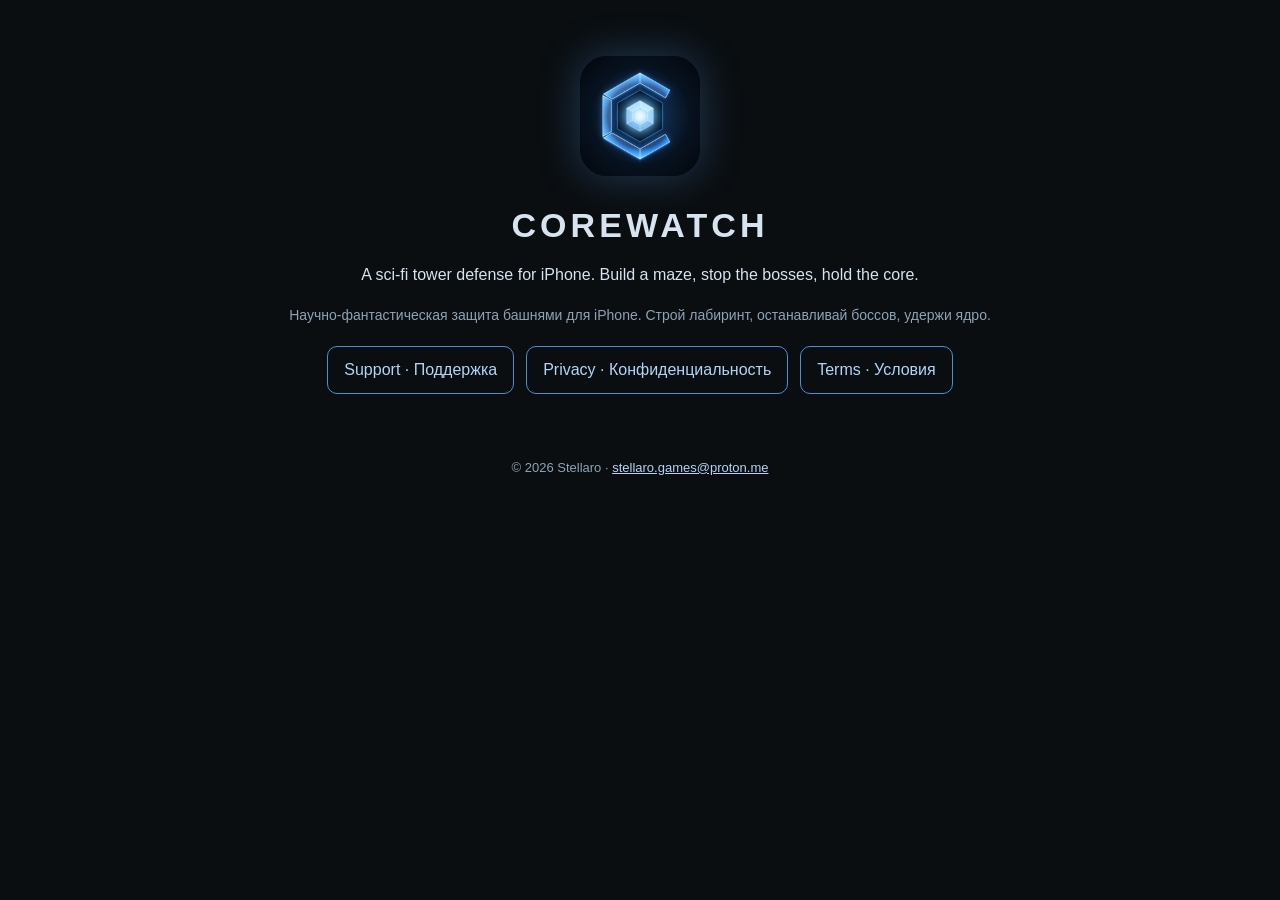
<file: index.html>
<!doctype html>
<html lang="en">
<head>
<meta charset="utf-8">
<meta name="viewport" content="width=device-width, initial-scale=1">
<title>Corewatch</title>
<meta name="description" content="Corewatch — a sci-fi tower defense for iPhone by Stellaro.">
<link rel="icon" href="icon.png">
<link rel="stylesheet" href="style.css">
</head>
<body>
<main>
<div class="hero">
  <img src="icon.png" alt="Corewatch icon">
  <h1>Corewatch</h1>
  <p lang="en">A sci-fi tower defense for iPhone. Build a maze, stop the bosses, hold the core.</p>
  <p lang="ru" class="muted">Научно-фантастическая защита башнями для iPhone. Строй лабиринт, останавливай боссов, удержи ядро.</p>
  <div class="links">
    <a href="support.html">Support · Поддержка</a>
    <a href="privacy.html">Privacy · Конфиденциальность</a>
    <a href="terms.html">Terms · Условия</a>
  </div>
</div>
<footer>© 2026 Stellaro · <a href="mailto:stellaro.games@proton.me">stellaro.games@proton.me</a></footer>
</main>
</body>
</html>
</file>
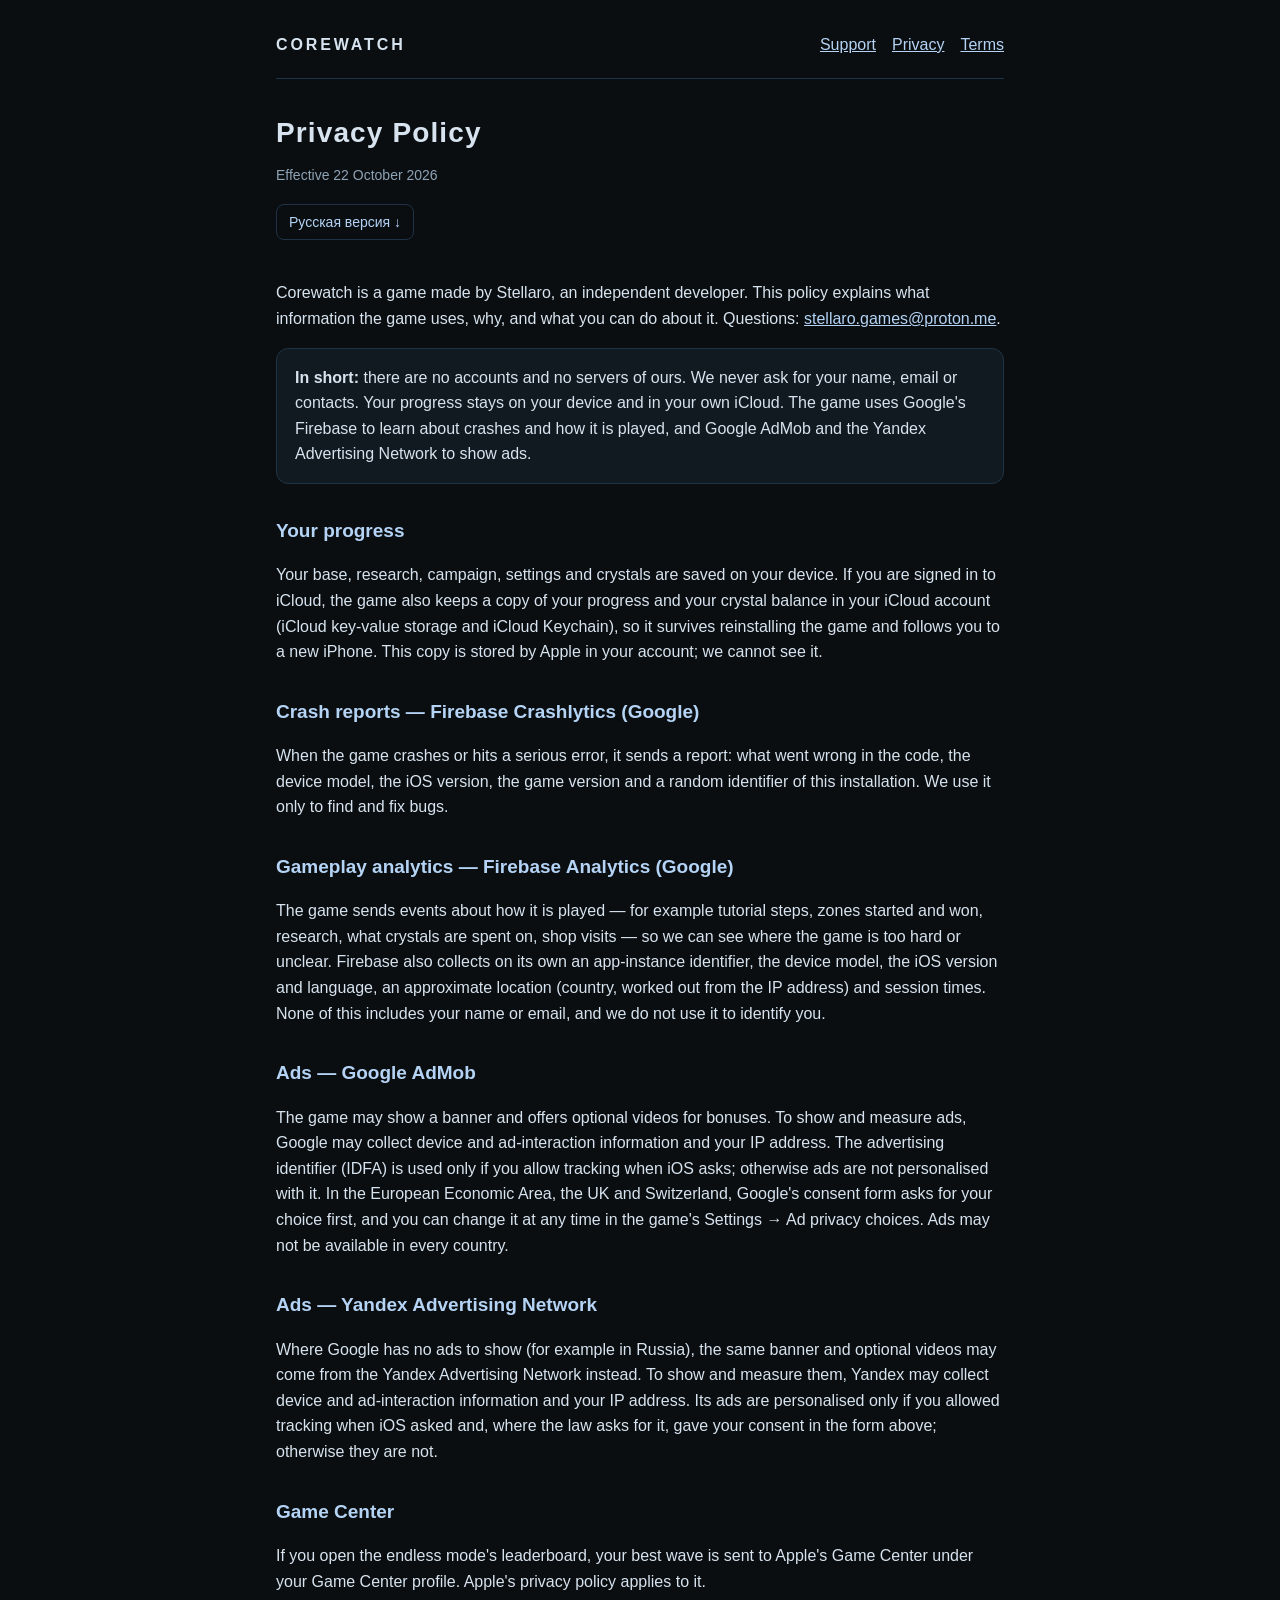
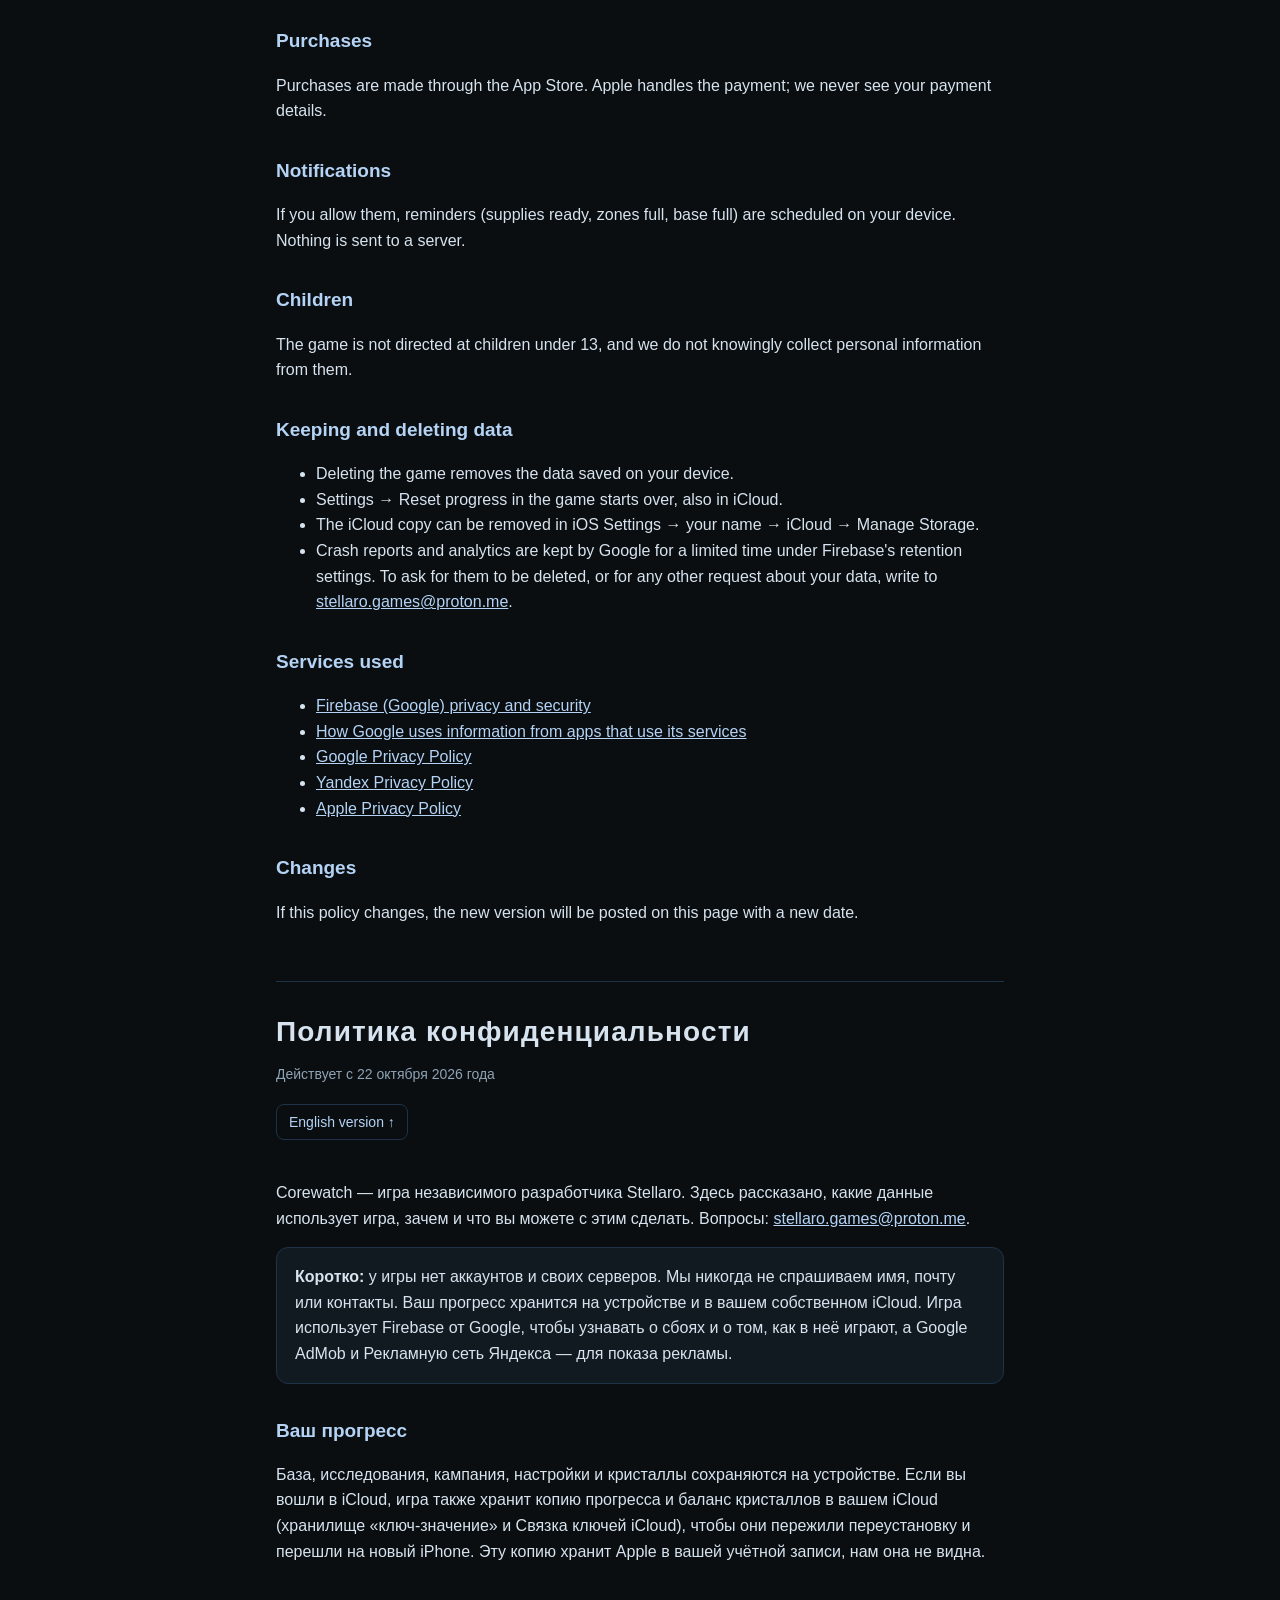
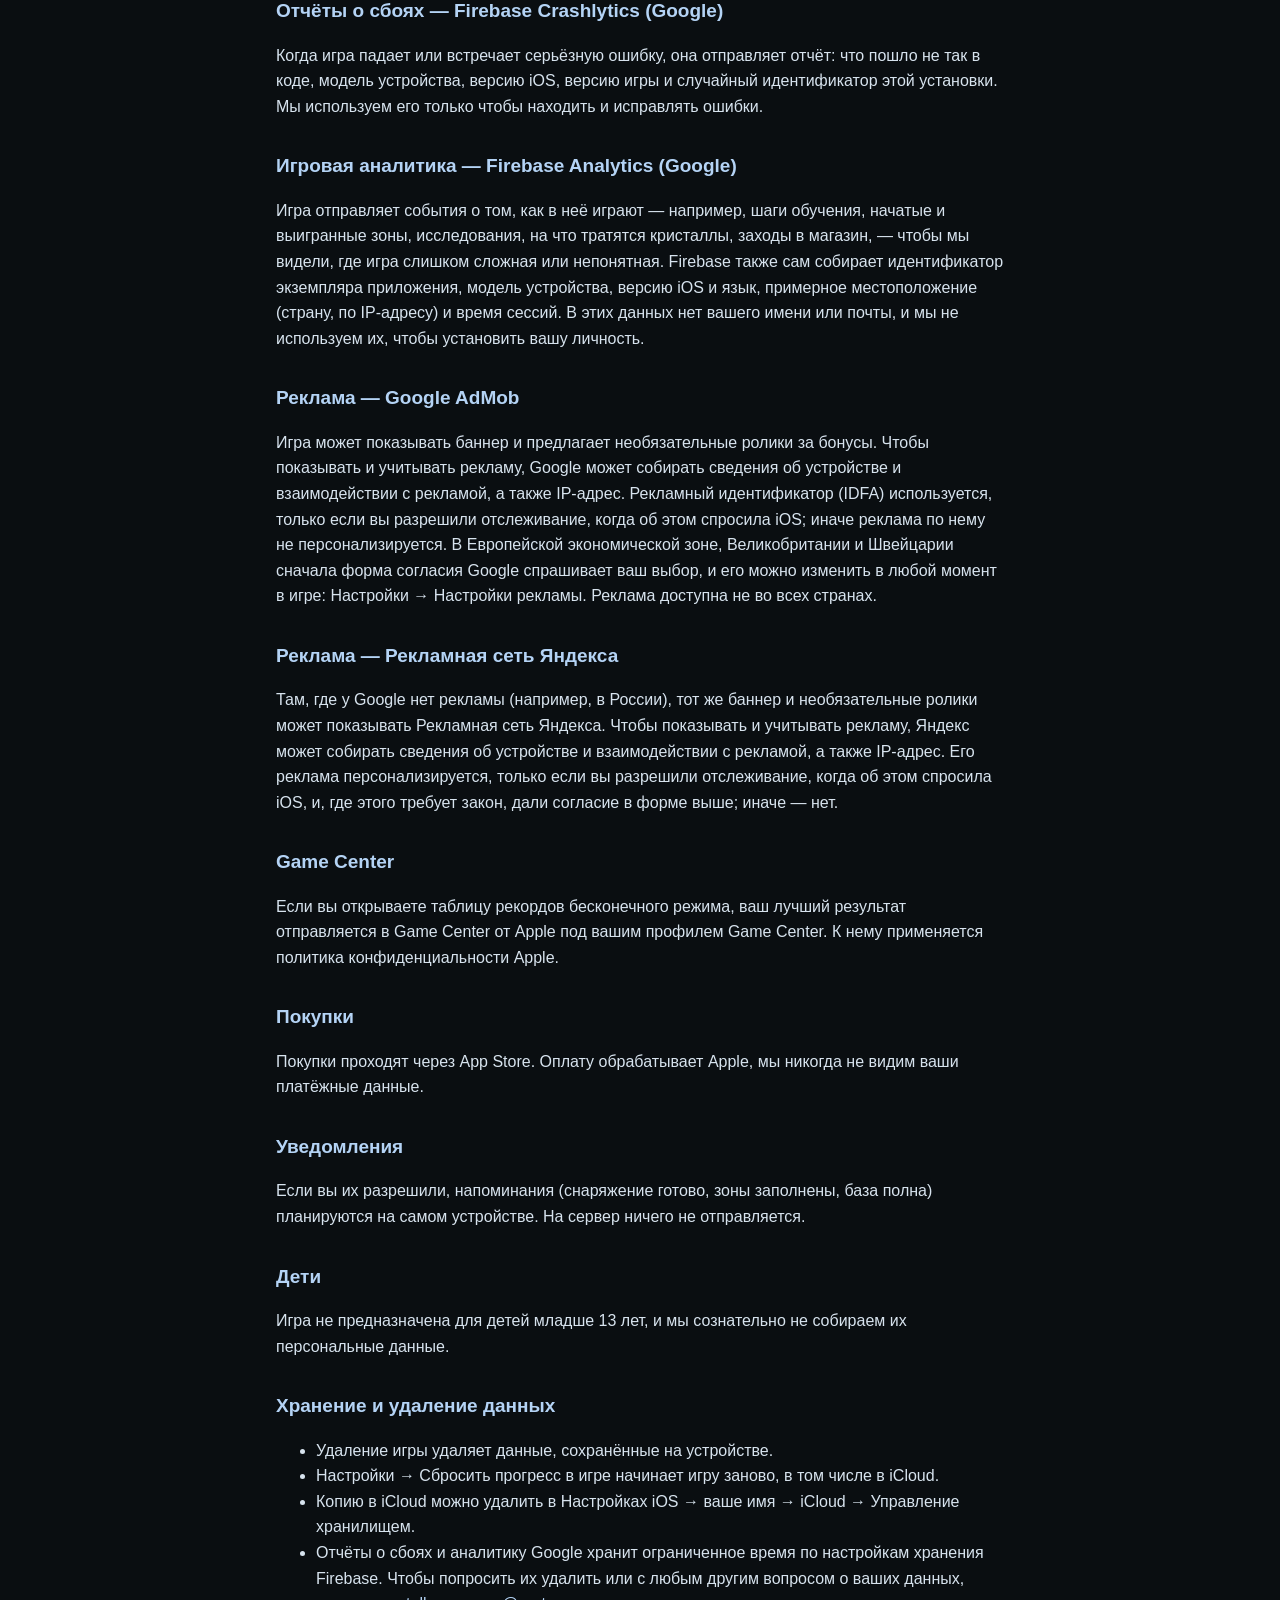
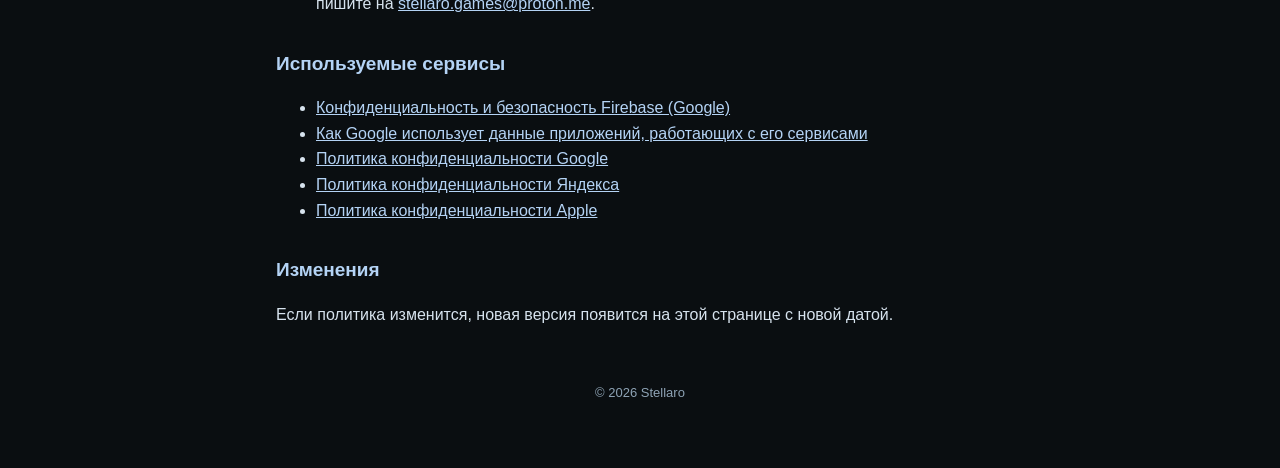
<file: privacy.html>
<!doctype html>
<html lang="en">
<head>
<meta charset="utf-8">
<meta name="viewport" content="width=device-width, initial-scale=1">
<title>Corewatch · Privacy Policy</title>
<link rel="stylesheet" href="style.css">
</head>
<body>
<main>
<header class="top">
  <a class="home" href="./">Corewatch</a>
  <nav><a href="support.html">Support</a><a href="privacy.html">Privacy</a><a href="terms.html">Terms</a></nav>
</header>

<section class="part" id="en" lang="en">
<h1>Privacy Policy</h1>
<p class="muted">Effective 22 October 2026</p>
<a class="lang" href="#ru">Русская версия ↓</a>

<p>Corewatch is a game made by Stellaro, an independent developer. This policy explains what information the game uses, why, and what you can do about it. Questions: <a href="mailto:stellaro.games@proton.me">stellaro.games@proton.me</a>.</p>

<div class="card">
<strong>In short:</strong> there are no accounts and no servers of ours. We never ask for your name, email or contacts. Your progress stays on your device and in your own iCloud. The game uses Google's Firebase to learn about crashes and how it is played, and Google AdMob and the Yandex Advertising Network to show ads.
</div>

<h2>Your progress</h2>
<p>Your base, research, campaign, settings and crystals are saved on your device. If you are signed in to iCloud, the game also keeps a copy of your progress and your crystal balance in your iCloud account (iCloud key-value storage and iCloud Keychain), so it survives reinstalling the game and follows you to a new iPhone. This copy is stored by Apple in your account; we cannot see it.</p>

<h2>Crash reports — Firebase Crashlytics (Google)</h2>
<p>When the game crashes or hits a serious error, it sends a report: what went wrong in the code, the device model, the iOS version, the game version and a random identifier of this installation. We use it only to find and fix bugs.</p>

<h2>Gameplay analytics — Firebase Analytics (Google)</h2>
<p>The game sends events about how it is played — for example tutorial steps, zones started and won, research, what crystals are spent on, shop visits — so we can see where the game is too hard or unclear. Firebase also collects on its own an app-instance identifier, the device model, the iOS version and language, an approximate location (country, worked out from the IP address) and session times. None of this includes your name or email, and we do not use it to identify you.</p>

<h2>Ads — Google AdMob</h2>
<p>The game may show a banner and offers optional videos for bonuses. To show and measure ads, Google may collect device and ad-interaction information and your IP address. The advertising identifier (IDFA) is used only if you allow tracking when iOS asks; otherwise ads are not personalised with it. In the European Economic Area, the UK and Switzerland, Google's consent form asks for your choice first, and you can change it at any time in the game's Settings → Ad privacy choices. Ads may not be available in every country.</p>
<h2>Ads — Yandex Advertising Network</h2>
<p>Where Google has no ads to show (for example in Russia), the same banner and optional videos may come from the Yandex Advertising Network instead. To show and measure them, Yandex may collect device and ad-interaction information and your IP address. Its ads are personalised only if you allowed tracking when iOS asked and, where the law asks for it, gave your consent in the form above; otherwise they are not.</p>

<h2>Game Center</h2>
<p>If you open the endless mode's leaderboard, your best wave is sent to Apple's Game Center under your Game Center profile. Apple's privacy policy applies to it.</p>

<h2>Purchases</h2>
<p>Purchases are made through the App Store. Apple handles the payment; we never see your payment details.</p>

<h2>Notifications</h2>
<p>If you allow them, reminders (supplies ready, zones full, base full) are scheduled on your device. Nothing is sent to a server.</p>

<h2>Children</h2>
<p>The game is not directed at children under 13, and we do not knowingly collect personal information from them.</p>

<h2>Keeping and deleting data</h2>
<ul>
<li>Deleting the game removes the data saved on your device.</li>
<li>Settings → Reset progress in the game starts over, also in iCloud.</li>
<li>The iCloud copy can be removed in iOS Settings → your name → iCloud → Manage Storage.</li>
<li>Crash reports and analytics are kept by Google for a limited time under Firebase's retention settings. To ask for them to be deleted, or for any other request about your data, write to <a href="mailto:stellaro.games@proton.me">stellaro.games@proton.me</a>.</li>
</ul>

<h2>Services used</h2>
<ul>
<li><a href="https://firebase.google.com/support/privacy">Firebase (Google) privacy and security</a></li>
<li><a href="https://policies.google.com/technologies/partner-sites">How Google uses information from apps that use its services</a></li>
<li><a href="https://policies.google.com/privacy">Google Privacy Policy</a></li>
<li><a href="https://yandex.com/legal/confidential/">Yandex Privacy Policy</a></li>
<li><a href="https://www.apple.com/legal/privacy/">Apple Privacy Policy</a></li>
</ul>

<h2>Changes</h2>
<p>If this policy changes, the new version will be posted on this page with a new date.</p>
</section>

<section class="part" id="ru" lang="ru">
<h1>Политика конфиденциальности</h1>
<p class="muted">Действует с 22 октября 2026 года</p>
<a class="lang" href="#en">English version ↑</a>

<p>Corewatch — игра независимого разработчика Stellaro. Здесь рассказано, какие данные использует игра, зачем и что вы можете с этим сделать. Вопросы: <a href="mailto:stellaro.games@proton.me">stellaro.games@proton.me</a>.</p>

<div class="card">
<strong>Коротко:</strong> у игры нет аккаунтов и своих серверов. Мы никогда не спрашиваем имя, почту или контакты. Ваш прогресс хранится на устройстве и в вашем собственном iCloud. Игра использует Firebase от Google, чтобы узнавать о сбоях и о том, как в неё играют, а Google AdMob и Рекламную сеть Яндекса — для показа рекламы.
</div>

<h2>Ваш прогресс</h2>
<p>База, исследования, кампания, настройки и кристаллы сохраняются на устройстве. Если вы вошли в iCloud, игра также хранит копию прогресса и баланс кристаллов в вашем iCloud (хранилище «ключ-значение» и Связка ключей iCloud), чтобы они пережили переустановку и перешли на новый iPhone. Эту копию хранит Apple в вашей учётной записи, нам она не видна.</p>

<h2>Отчёты о сбоях — Firebase Crashlytics (Google)</h2>
<p>Когда игра падает или встречает серьёзную ошибку, она отправляет отчёт: что пошло не так в коде, модель устройства, версию iOS, версию игры и случайный идентификатор этой установки. Мы используем его только чтобы находить и исправлять ошибки.</p>

<h2>Игровая аналитика — Firebase Analytics (Google)</h2>
<p>Игра отправляет события о том, как в неё играют — например, шаги обучения, начатые и выигранные зоны, исследования, на что тратятся кристаллы, заходы в магазин, — чтобы мы видели, где игра слишком сложная или непонятная. Firebase также сам собирает идентификатор экземпляра приложения, модель устройства, версию iOS и язык, примерное местоположение (страну, по IP-адресу) и время сессий. В этих данных нет вашего имени или почты, и мы не используем их, чтобы установить вашу личность.</p>

<h2>Реклама — Google AdMob</h2>
<p>Игра может показывать баннер и предлагает необязательные ролики за бонусы. Чтобы показывать и учитывать рекламу, Google может собирать сведения об устройстве и взаимодействии с рекламой, а также IP-адрес. Рекламный идентификатор (IDFA) используется, только если вы разрешили отслеживание, когда об этом спросила iOS; иначе реклама по нему не персонализируется. В Европейской экономической зоне, Великобритании и Швейцарии сначала форма согласия Google спрашивает ваш выбор, и его можно изменить в любой момент в игре: Настройки → Настройки рекламы. Реклама доступна не во всех странах.</p>
<h2>Реклама — Рекламная сеть Яндекса</h2>
<p>Там, где у Google нет рекламы (например, в России), тот же баннер и необязательные ролики может показывать Рекламная сеть Яндекса. Чтобы показывать и учитывать рекламу, Яндекс может собирать сведения об устройстве и взаимодействии с рекламой, а также IP-адрес. Его реклама персонализируется, только если вы разрешили отслеживание, когда об этом спросила iOS, и, где этого требует закон, дали согласие в форме выше; иначе — нет.</p>

<h2>Game Center</h2>
<p>Если вы открываете таблицу рекордов бесконечного режима, ваш лучший результат отправляется в Game Center от Apple под вашим профилем Game Center. К нему применяется политика конфиденциальности Apple.</p>

<h2>Покупки</h2>
<p>Покупки проходят через App Store. Оплату обрабатывает Apple, мы никогда не видим ваши платёжные данные.</p>

<h2>Уведомления</h2>
<p>Если вы их разрешили, напоминания (снаряжение готово, зоны заполнены, база полна) планируются на самом устройстве. На сервер ничего не отправляется.</p>

<h2>Дети</h2>
<p>Игра не предназначена для детей младше 13 лет, и мы сознательно не собираем их персональные данные.</p>

<h2>Хранение и удаление данных</h2>
<ul>
<li>Удаление игры удаляет данные, сохранённые на устройстве.</li>
<li>Настройки → Сбросить прогресс в игре начинает игру заново, в том числе в iCloud.</li>
<li>Копию в iCloud можно удалить в Настройках iOS → ваше имя → iCloud → Управление хранилищем.</li>
<li>Отчёты о сбоях и аналитику Google хранит ограниченное время по настройкам хранения Firebase. Чтобы попросить их удалить или с любым другим вопросом о ваших данных, пишите на <a href="mailto:stellaro.games@proton.me">stellaro.games@proton.me</a>.</li>
</ul>

<h2>Используемые сервисы</h2>
<ul>
<li><a href="https://firebase.google.com/support/privacy">Конфиденциальность и безопасность Firebase (Google)</a></li>
<li><a href="https://policies.google.com/technologies/partner-sites">Как Google использует данные приложений, работающих с его сервисами</a></li>
<li><a href="https://policies.google.com/privacy">Политика конфиденциальности Google</a></li>
<li><a href="https://yandex.ru/legal/confidential/">Политика конфиденциальности Яндекса</a></li>
<li><a href="https://www.apple.com/legal/privacy/">Политика конфиденциальности Apple</a></li>
</ul>

<h2>Изменения</h2>
<p>Если политика изменится, новая версия появится на этой странице с новой датой.</p>
</section>

<footer>© 2026 Stellaro</footer>
</main>
</body>
</html>
</file>
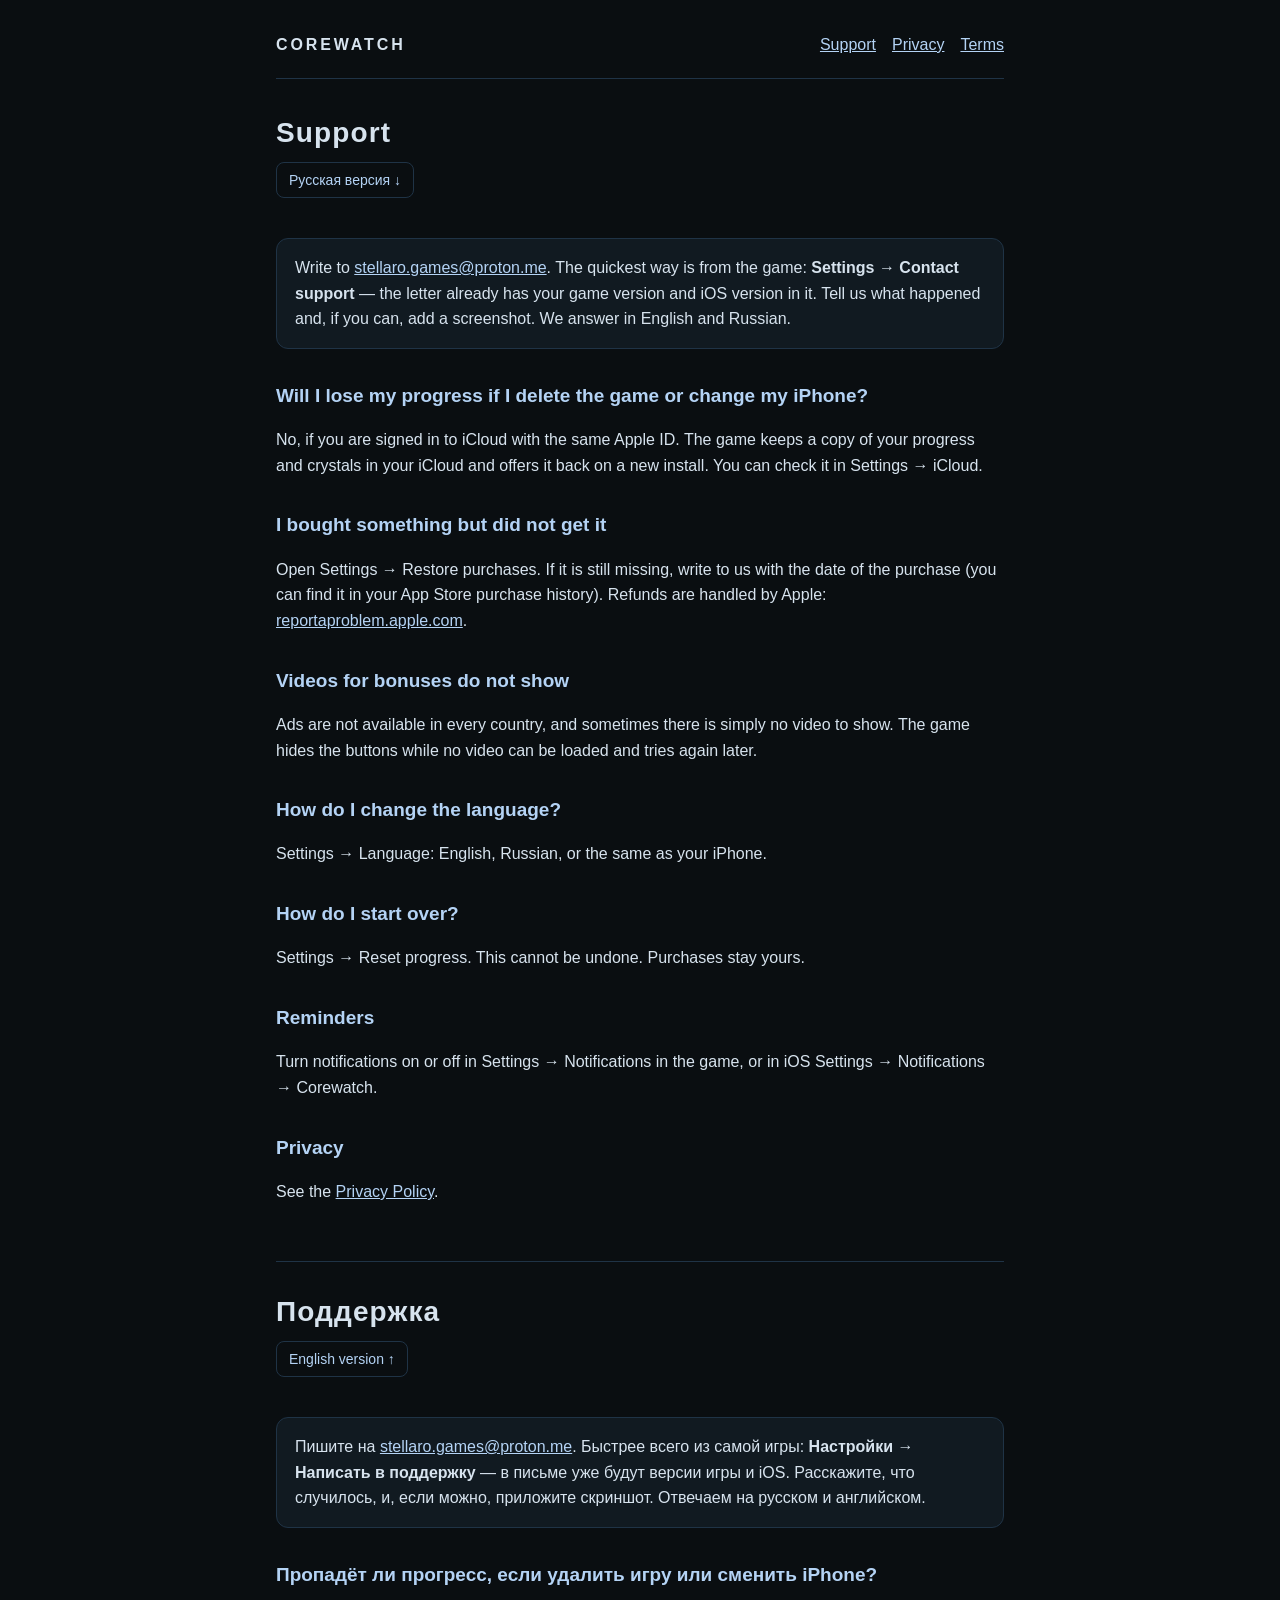
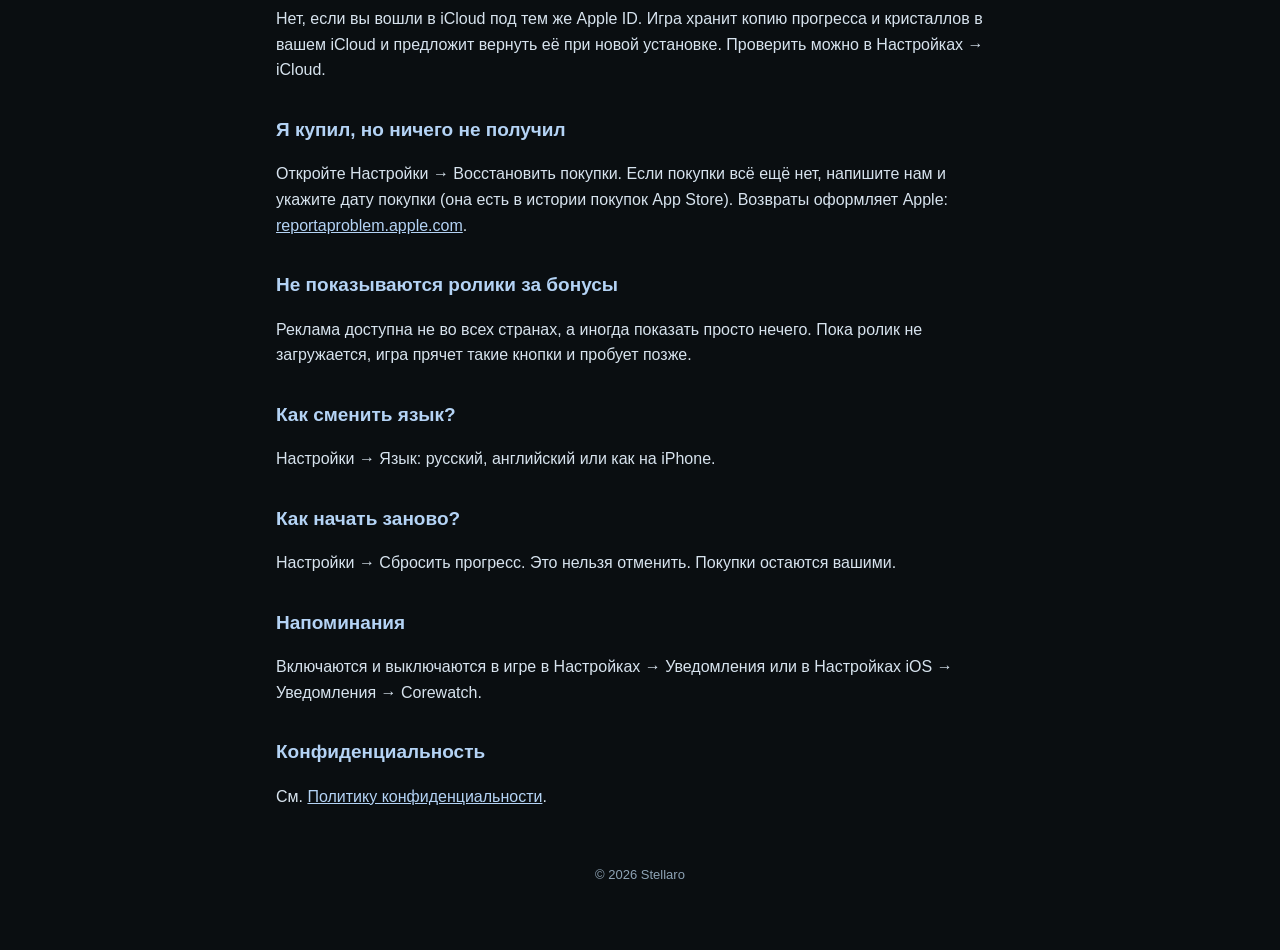
<file: support.html>
<!doctype html>
<html lang="en">
<head>
<meta charset="utf-8">
<meta name="viewport" content="width=device-width, initial-scale=1">
<title>Corewatch · Support</title>
<link rel="stylesheet" href="style.css">
</head>
<body>
<main>
<header class="top">
  <a class="home" href="./">Corewatch</a>
  <nav><a href="support.html">Support</a><a href="privacy.html">Privacy</a><a href="terms.html">Terms</a></nav>
</header>

<section class="part" id="en" lang="en">
<h1>Support</h1>
<a class="lang" href="#ru">Русская версия ↓</a>

<div class="card">
Write to <a href="mailto:stellaro.games@proton.me">stellaro.games@proton.me</a>. The quickest way is from the game: <strong>Settings → Contact support</strong> — the letter already has your game version and iOS version in it. Tell us what happened and, if you can, add a screenshot. We answer in English and Russian.
</div>

<h2>Will I lose my progress if I delete the game or change my iPhone?</h2>
<p>No, if you are signed in to iCloud with the same Apple ID. The game keeps a copy of your progress and crystals in your iCloud and offers it back on a new install. You can check it in Settings → iCloud.</p>

<h2>I bought something but did not get it</h2>
<p>Open Settings → Restore purchases. If it is still missing, write to us with the date of the purchase (you can find it in your App Store purchase history). Refunds are handled by Apple: <a href="https://reportaproblem.apple.com">reportaproblem.apple.com</a>.</p>

<h2>Videos for bonuses do not show</h2>
<p>Ads are not available in every country, and sometimes there is simply no video to show. The game hides the buttons while no video can be loaded and tries again later.</p>

<h2>How do I change the language?</h2>
<p>Settings → Language: English, Russian, or the same as your iPhone.</p>

<h2>How do I start over?</h2>
<p>Settings → Reset progress. This cannot be undone. Purchases stay yours.</p>

<h2>Reminders</h2>
<p>Turn notifications on or off in Settings → Notifications in the game, or in iOS Settings → Notifications → Corewatch.</p>

<h2>Privacy</h2>
<p>See the <a href="privacy.html">Privacy Policy</a>.</p>
</section>

<section class="part" id="ru" lang="ru">
<h1>Поддержка</h1>
<a class="lang" href="#en">English version ↑</a>

<div class="card">
Пишите на <a href="mailto:stellaro.games@proton.me">stellaro.games@proton.me</a>. Быстрее всего из самой игры: <strong>Настройки → Написать в поддержку</strong> — в письме уже будут версии игры и iOS. Расскажите, что случилось, и, если можно, приложите скриншот. Отвечаем на русском и английском.
</div>

<h2>Пропадёт ли прогресс, если удалить игру или сменить iPhone?</h2>
<p>Нет, если вы вошли в iCloud под тем же Apple ID. Игра хранит копию прогресса и кристаллов в вашем iCloud и предложит вернуть её при новой установке. Проверить можно в Настройках → iCloud.</p>

<h2>Я купил, но ничего не получил</h2>
<p>Откройте Настройки → Восстановить покупки. Если покупки всё ещё нет, напишите нам и укажите дату покупки (она есть в истории покупок App Store). Возвраты оформляет Apple: <a href="https://reportaproblem.apple.com">reportaproblem.apple.com</a>.</p>

<h2>Не показываются ролики за бонусы</h2>
<p>Реклама доступна не во всех странах, а иногда показать просто нечего. Пока ролик не загружается, игра прячет такие кнопки и пробует позже.</p>

<h2>Как сменить язык?</h2>
<p>Настройки → Язык: русский, английский или как на iPhone.</p>

<h2>Как начать заново?</h2>
<p>Настройки → Сбросить прогресс. Это нельзя отменить. Покупки остаются вашими.</p>

<h2>Напоминания</h2>
<p>Включаются и выключаются в игре в Настройках → Уведомления или в Настройках iOS → Уведомления → Corewatch.</p>

<h2>Конфиденциальность</h2>
<p>См. <a href="privacy.html">Политику конфиденциальности</a>.</p>
</section>

<footer>© 2026 Stellaro</footer>
</main>
</body>
</html>
</file>
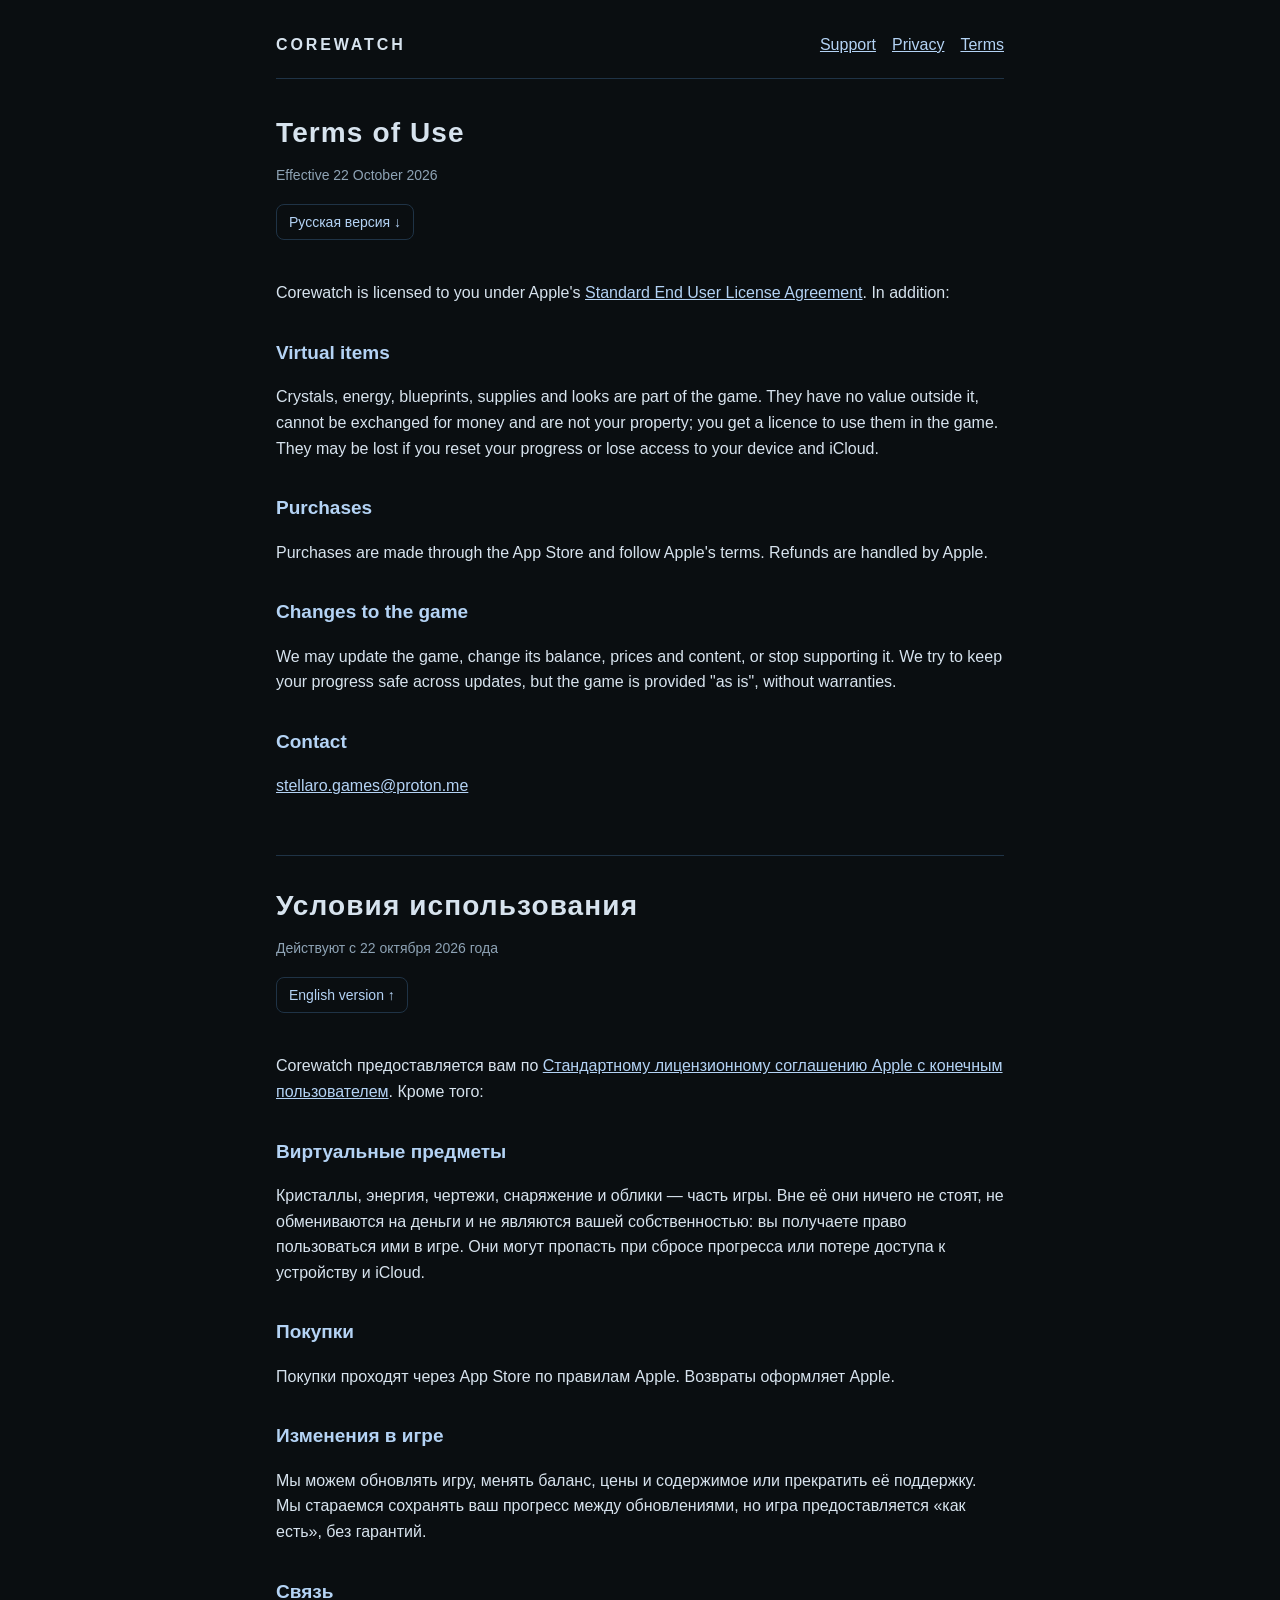
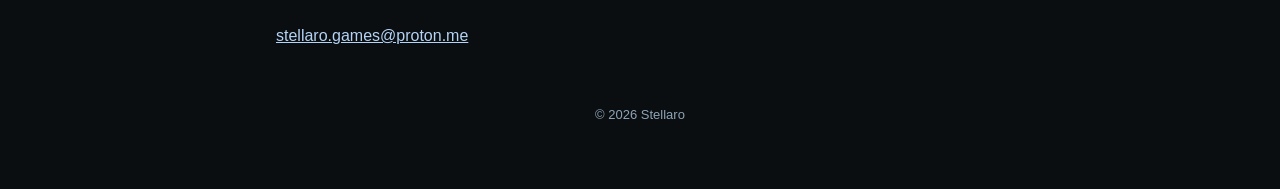
<file: terms.html>
<!doctype html>
<html lang="en">
<head>
<meta charset="utf-8">
<meta name="viewport" content="width=device-width, initial-scale=1">
<title>Corewatch · Terms of Use</title>
<link rel="stylesheet" href="style.css">
</head>
<body>
<main>
<header class="top">
  <a class="home" href="./">Corewatch</a>
  <nav><a href="support.html">Support</a><a href="privacy.html">Privacy</a><a href="terms.html">Terms</a></nav>
</header>

<section class="part" id="en" lang="en">
<h1>Terms of Use</h1>
<p class="muted">Effective 22 October 2026</p>
<a class="lang" href="#ru">Русская версия ↓</a>

<p>Corewatch is licensed to you under Apple's <a href="https://www.apple.com/legal/internet-services/itunes/dev/stdeula/">Standard End User License Agreement</a>. In addition:</p>

<h2>Virtual items</h2>
<p>Crystals, energy, blueprints, supplies and looks are part of the game. They have no value outside it, cannot be exchanged for money and are not your property; you get a licence to use them in the game. They may be lost if you reset your progress or lose access to your device and iCloud.</p>

<h2>Purchases</h2>
<p>Purchases are made through the App Store and follow Apple's terms. Refunds are handled by Apple.</p>

<h2>Changes to the game</h2>
<p>We may update the game, change its balance, prices and content, or stop supporting it. We try to keep your progress safe across updates, but the game is provided "as is", without warranties.</p>

<h2>Contact</h2>
<p><a href="mailto:stellaro.games@proton.me">stellaro.games@proton.me</a></p>
</section>

<section class="part" id="ru" lang="ru">
<h1>Условия использования</h1>
<p class="muted">Действуют с 22 октября 2026 года</p>
<a class="lang" href="#en">English version ↑</a>

<p>Corewatch предоставляется вам по <a href="https://www.apple.com/legal/internet-services/itunes/dev/stdeula/">Стандартному лицензионному соглашению Apple с конечным пользователем</a>. Кроме того:</p>

<h2>Виртуальные предметы</h2>
<p>Кристаллы, энергия, чертежи, снаряжение и облики — часть игры. Вне её они ничего не стоят, не обмениваются на деньги и не являются вашей собственностью: вы получаете право пользоваться ими в игре. Они могут пропасть при сбросе прогресса или потере доступа к устройству и iCloud.</p>

<h2>Покупки</h2>
<p>Покупки проходят через App Store по правилам Apple. Возвраты оформляет Apple.</p>

<h2>Изменения в игре</h2>
<p>Мы можем обновлять игру, менять баланс, цены и содержимое или прекратить её поддержку. Мы стараемся сохранять ваш прогресс между обновлениями, но игра предоставляется «как есть», без гарантий.</p>

<h2>Связь</h2>
<p><a href="mailto:stellaro.games@proton.me">stellaro.games@proton.me</a></p>
</section>

<footer>© 2026 Stellaro</footer>
</main>
</body>
</html>
</file>
<file: style.css>
:root {
  --bg: #0a0e11;
  --panel: #111a21;
  --rim: #1f3346;
  --text: #d7e3ee;
  --muted: #8ea3b5;
  --accent: #4c8dd6;
  --bright: #b4d3f5;
}

* { box-sizing: border-box; }

html { -webkit-text-size-adjust: 100%; }

body {
  margin: 0;
  background: var(--bg);
  color: var(--text);
  font: 16px/1.6 -apple-system, BlinkMacSystemFont, "Segoe UI", Roboto, Helvetica, Arial, sans-serif;
}

main {
  max-width: 760px;
  margin: 0 auto;
  padding: 32px 16px 64px;
}

header.top {
  display: flex;
  align-items: center;
  gap: 12px;
  flex-wrap: wrap;
  padding-bottom: 20px;
  margin-bottom: 28px;
  border-bottom: 1px solid var(--rim);
}

header.top a.home {
  color: var(--text);
  text-decoration: none;
  font-weight: 700;
  letter-spacing: 0.18em;
  text-transform: uppercase;
}

header.top nav { margin-left: auto; display: flex; gap: 16px; flex-wrap: wrap; }

a { color: var(--bright); }
a:hover { color: #fff; }

h1 {
  font-size: 28px;
  line-height: 1.25;
  letter-spacing: 0.04em;
  margin: 0 0 8px;
}

h2 {
  font-size: 19px;
  margin: 32px 0 8px;
  color: var(--bright);
}

p, li { color: var(--text); }

.muted { color: var(--muted); font-size: 14px; }

.lang {
  display: inline-block;
  margin: 4px 0 24px;
  padding: 6px 12px;
  border: 1px solid var(--rim);
  border-radius: 8px;
  text-decoration: none;
  font-size: 14px;
}

section.part {
  padding-top: 8px;
}

section.part + section.part {
  margin-top: 56px;
  padding-top: 32px;
  border-top: 1px solid var(--rim);
}

.card {
  background: var(--panel);
  border: 1px solid var(--rim);
  border-radius: 12px;
  padding: 16px 18px;
  margin: 16px 0;
}

.hero {
  text-align: center;
  padding: 24px 0 8px;
}

.hero img {
  width: 120px;
  height: 120px;
  border-radius: 27px;
  box-shadow: 0 0 40px rgba(76, 141, 214, 0.35);
}

.hero h1 { font-size: 34px; letter-spacing: 0.12em; text-transform: uppercase; margin-top: 20px; }

.links { display: flex; justify-content: center; gap: 12px; flex-wrap: wrap; margin-top: 20px; }

.links a {
  padding: 10px 16px;
  border: 1px solid var(--accent);
  border-radius: 10px;
  text-decoration: none;
}

footer {
  margin-top: 56px;
  color: var(--muted);
  font-size: 13px;
  text-align: center;
}
</file>
